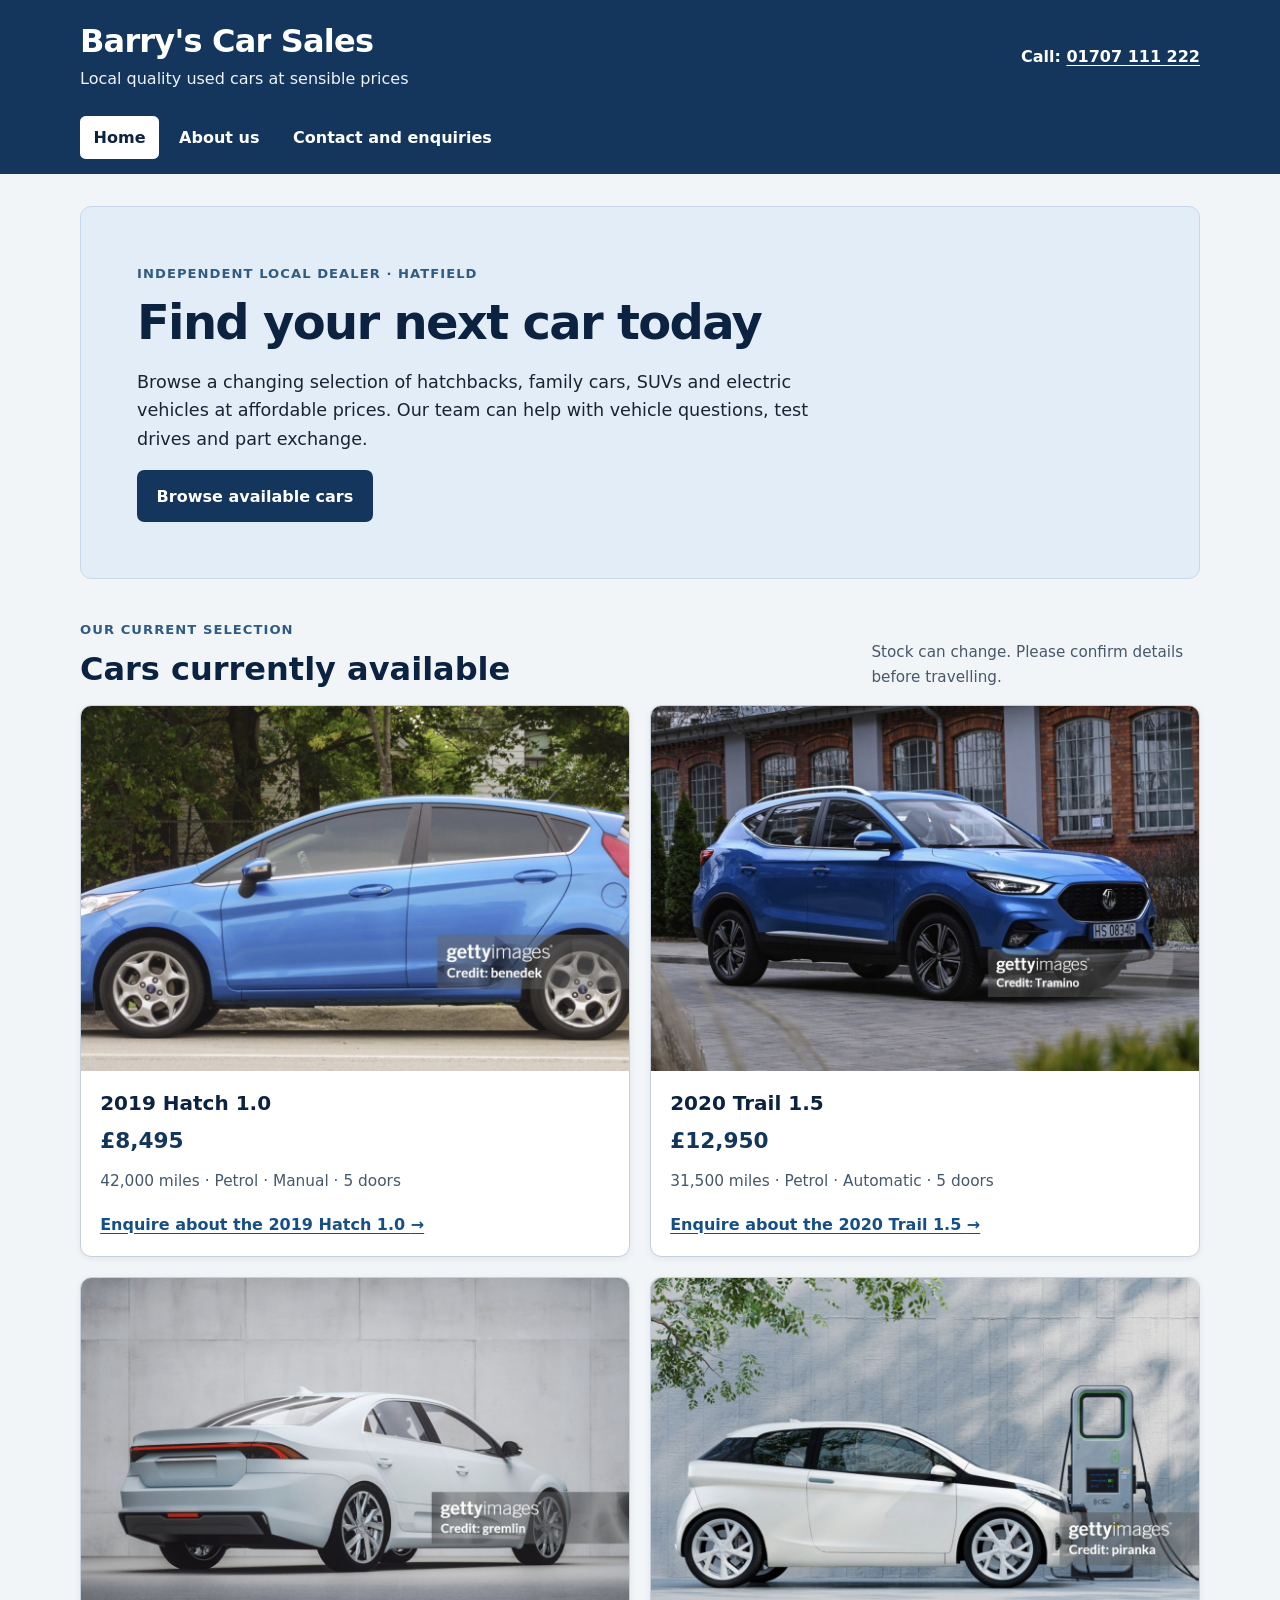
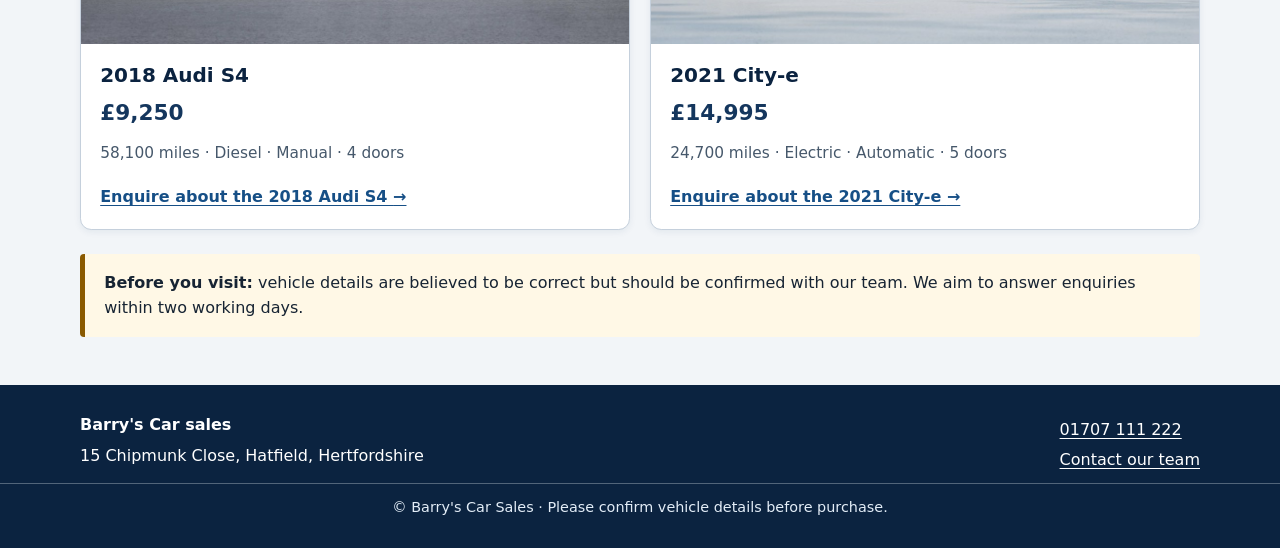
<file: index.html>
<!doctype html>
<html lang="en">
<head>
  <meta charset="utf-8">
  <meta name="viewport" content="width=device-width, initial-scale=1">
  <meta name="description" content="Browse used cars at Barry's Car Sales in Hatfield, Hertfordshire.">
  <title>Used cars for sale | Barry's Car Sales</title>
  <link rel="stylesheet" href="styles.css">
  <script src="script.js" defer></script>
</head>
<body>
<a class="skip-link" href="#main-content">Skip to main content</a>
<header class="site-header">
    <div class="header-inner">
        <div class="brand">
            <a class="brand-link" href="index.html" aria-label="Barry's Car Sales home"><span class="brand-name">Barry's Car Sales</span></a>
            <p class="tagline">Local quality used cars at sensible prices</p>
        </div>
        <p class="phone"><span aria-hidden="true">Call:</span> <a href="tel:+441707111222">01707 111 222</a></p>
  </div>
        <nav class="primary-nav" aria-label="Main navigation">
            <a href="index.html" aria-current="page">Home</a>
            <a href="about.html">About us</a>
            <a href="enquiry.html">Contact and enquiries</a>
        </nav>
</header>
    
<main id="main-content" class="container">
  <section class="hero" aria-labelledby="hero-title">
    <p class="eyebrow">Independent local dealer · Hatfield</p>
    <h1 id="hero-title">Find your next car today</h1>
    <p>Browse a changing selection of hatchbacks, family cars, SUVs and electric vehicles at affordable prices. Our team can help with vehicle questions, test drives and part exchange.</p>
    <a class="button-link" href="#cars">Browse available cars</a>
  </section>

  <section id="cars" aria-labelledby="stock-title">
      <div class="section-heading">
          <div><p class="eyebrow">Our current selection</p><h2 id="stock-title">Cars currently available</h2></div>
          <p class="stock-note">Stock can change. Please confirm details before travelling.</p>
      </div>
      <div class="car-grid">
          <article class="car-card">
              <img src="hatchback.jpg" alt="Hatchback offered for sale" width="300" height="200">
              <div class="car-card-body"><h3>2019 Hatch 1.0</h3><p class="price">£8,495</p><p class="specs">42,000 miles <span aria-hidden="true">·</span> Petrol <span aria-hidden="true">·</span> Manual <span aria-hidden="true">·</span> 5 doors</p><a class="text-link" href="enquiry.html?car=hatchback">Enquire about the 2019 Hatch 1.0 <span aria-hidden="true">→</span></a></div>
      </article>
      <article class="car-card">
        <img src="suv.jpg" alt="Blue SUV offered for sale" width="300" height="200">
        <div class="car-card-body"><h3>2020 Trail 1.5</h3><p class="price">£12,950</p><p class="specs">31,500 miles <span aria-hidden="true">·</span> Petrol <span aria-hidden="true">·</span> Automatic <span aria-hidden="true">·</span> 5 doors</p><a class="text-link" href="enquiry.html?car=suv">Enquire about the 2020 Trail 1.5 <span aria-hidden="true">→</span></a></div>
      </article>
      <article class="car-card">
        <img src="saloon.jpg" alt="Saloon car offered for sale" width="300" height="200">
        <div class="car-card-body"><h3>2018 Audi S4</h3><p class="price">£9,250</p><p class="specs">58,100 miles <span aria-hidden="true">·</span> Diesel <span aria-hidden="true">·</span> Manual <span aria-hidden="true">·</span> 4 doors</p><a class="text-link" href="enquiry.html?car=audi">Enquire about the 2018 Audi S4 <span aria-hidden="true">→</span></a></div>
      </article>
      <article class="car-card">
        <img src="electric.jpg" alt="White electric car connected to a charging point" width="300" height="200">
        <div class="car-card-body"><h3>2021 City-e</h3><p class="price">£14,995</p><p class="specs">24,700 miles <span aria-hidden="true">·</span> Electric <span aria-hidden="true">·</span> Automatic <span aria-hidden="true">·</span> 5 doors</p><a class="text-link" href="enquiry.html?car=electric">Enquire about the 2021 City-e <span aria-hidden="true">→</span></a></div>
      </article>
    </div>
  </section>
    <aside class="notice" aria-label="Important stock information"><strong>Before you visit:</strong> vehicle details are believed to be correct but should be confirmed with our team. We aim to answer enquiries within two working days.</aside>
</main>

<footer class="site-footer"><div class="container footer-inner"><div><strong>Barry's Car sales</strong><p>15 Chipmunk Close, Hatfield, Hertfordshire</p></div><div><p><a href="tel:+441707111222">01707 111 222</a></p><p><a href="enquiry.html">Contact our team</a></p></div></div><p class="copyright">© Barry's Car Sales · Please confirm vehicle details before purchase.</p></footer>            
</body>
</html>
</file>
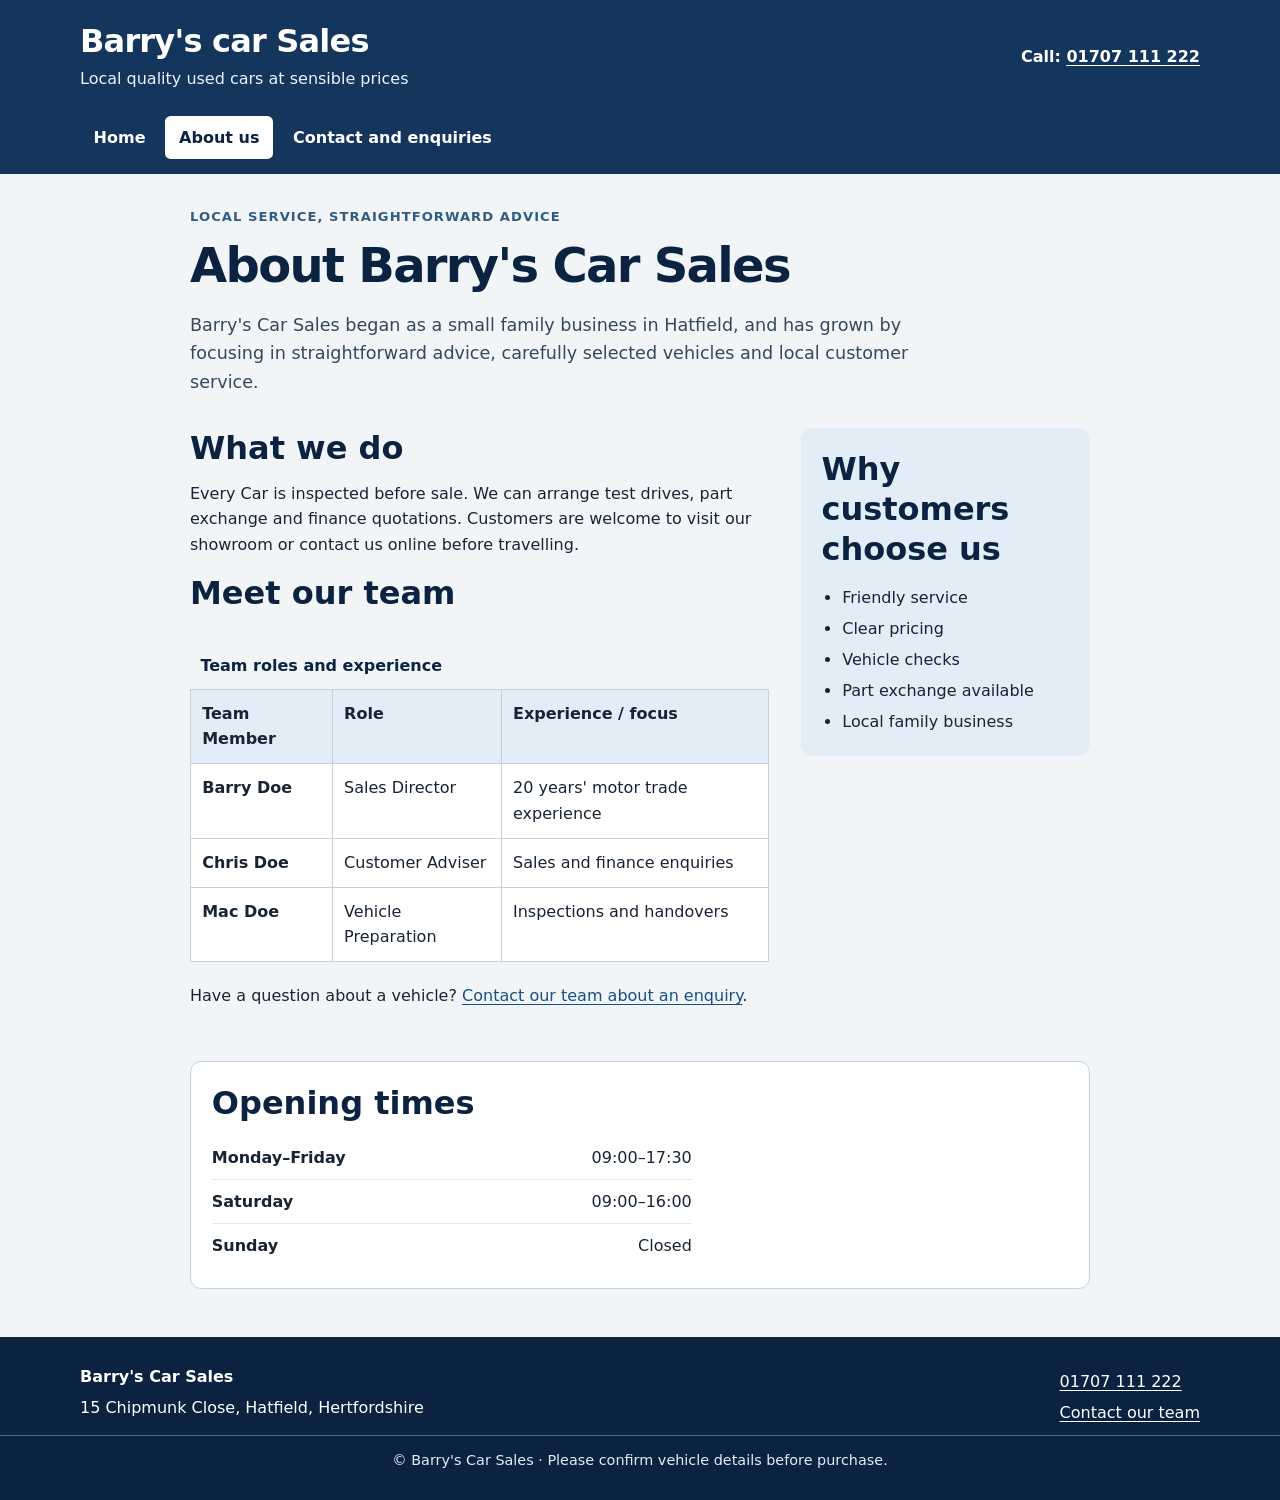
<file: about.html>
<!doctype html>
<html lang="en">
<head>
    <meta charset="utf-8">
    <meta name="viewport" content="width=device-width, initial-scale=1">
    <meta name="description" content="Learn about Barry's car Sales, our services and opening times.">
    <title>About us | Barry's Car Sales</title>
    <link rel="stylesheet" href="styles.css">
    <script src="script.js" defer></script>
</head>
<body>
<a class="skip-link" href="#main-content">Skip to main content</a>
<header class="site-header">
    <div class="header-inner">
        <div clss="brand"><a class="brand-link" href="index.html" aria-label="Barry's Car Sales home"><span class="brand-name">Barry's car Sales</span></a><p class="tagline">Local quality used cars at sensible prices</p></div>
        <p class="phone"><span aria-hidden="true">Call:</span> <a href="tel:+441707111222">01707 111 222</a></p>
    </div>
    <nav class="primary-nav" aria-label="Main navigation"><a href="index.html">Home</a><a href="about.html" aria-current="page">About us</a><a href="enquiry.html">Contact and enquiries</a></nav>    
</header>
<main id="main-content" class="container page-content">
    <p class="eyebrow">Local service, straightforward advice</p>
    <h1>About Barry's Car Sales</h1>
    <p class="lead">Barry's Car Sales began as a small family business in Hatfield, and has grown by focusing in straightforward advice, carefully selected vehicles and local customer service.</p>
    <div class="two-column">
        <section aria-labelledby="services-title">
            <h2 id="services-title">What we do</h2>
            <p>Every Car is inspected before sale. We can arrange test drives, part exchange and finance quotations. Customers are welcome to visit our showroom or contact us online before travelling.</p>
            <h2>Meet our team</h2>
            <div class="table-wrap"><table><caption>Team roles and experience</caption><thead><tr><th scope="col">Team Member</th><th scope="col">Role</th><th scope="col">Experience / focus</th></tr></thead><tbody>
                <tr><th scope="row">Barry Doe</th><td>Sales Director</td><td>20 years' motor trade experience</td></tr>
                <tr><th scope="row">Chris Doe</th><td>Customer Adviser</td><td>Sales and finance enquiries</td></tr>
                <tr><th scope="row">Mac Doe</th><td>Vehicle Preparation</td><td>Inspections and handovers</td></tr>
            </tbody></table></div>
            <p>Have a question about a vehicle? <a href="enquiry.html">Contact our team about an enquiry</a>.</p>
        </section>
        <aside class="info-panel" aria-labelledby="why-title"><h2 id="why-title">Why customers choose us</h2><ul><li>Friendly service</li><li>Clear pricing</li><li>Vehicle checks</li><li>Part exchange available</li><li>Local family business</li></ul></aside>
    </div>
    <section class="opening-hours" aria-labelledby="hours-title"><h2 id="hours-title">Opening times</h2><dl class="hours-list"><div><dt>Monday–Friday</dt><dd>09:00–17:30</dd></div><div><dt>Saturday</dt><dd>09:00–16:00</dd></div><div><dt>Sunday</dt><dd>Closed</dd></div></dl></section>
</main>
<footer class="site-footer"><div class="container footer-inner"><div><strong>Barry's Car Sales</strong><p>15 Chipmunk Close, Hatfield, Hertfordshire</p></div><div><p><a href="tel:+441707111222">01707 111 222</a></p><p><a href="enquiry.html">Contact our team</a></p></div></div><p class="copyright">© Barry's Car Sales · Please confirm vehicle details before purchase.</p></footer>
</body>
</html>
</file>
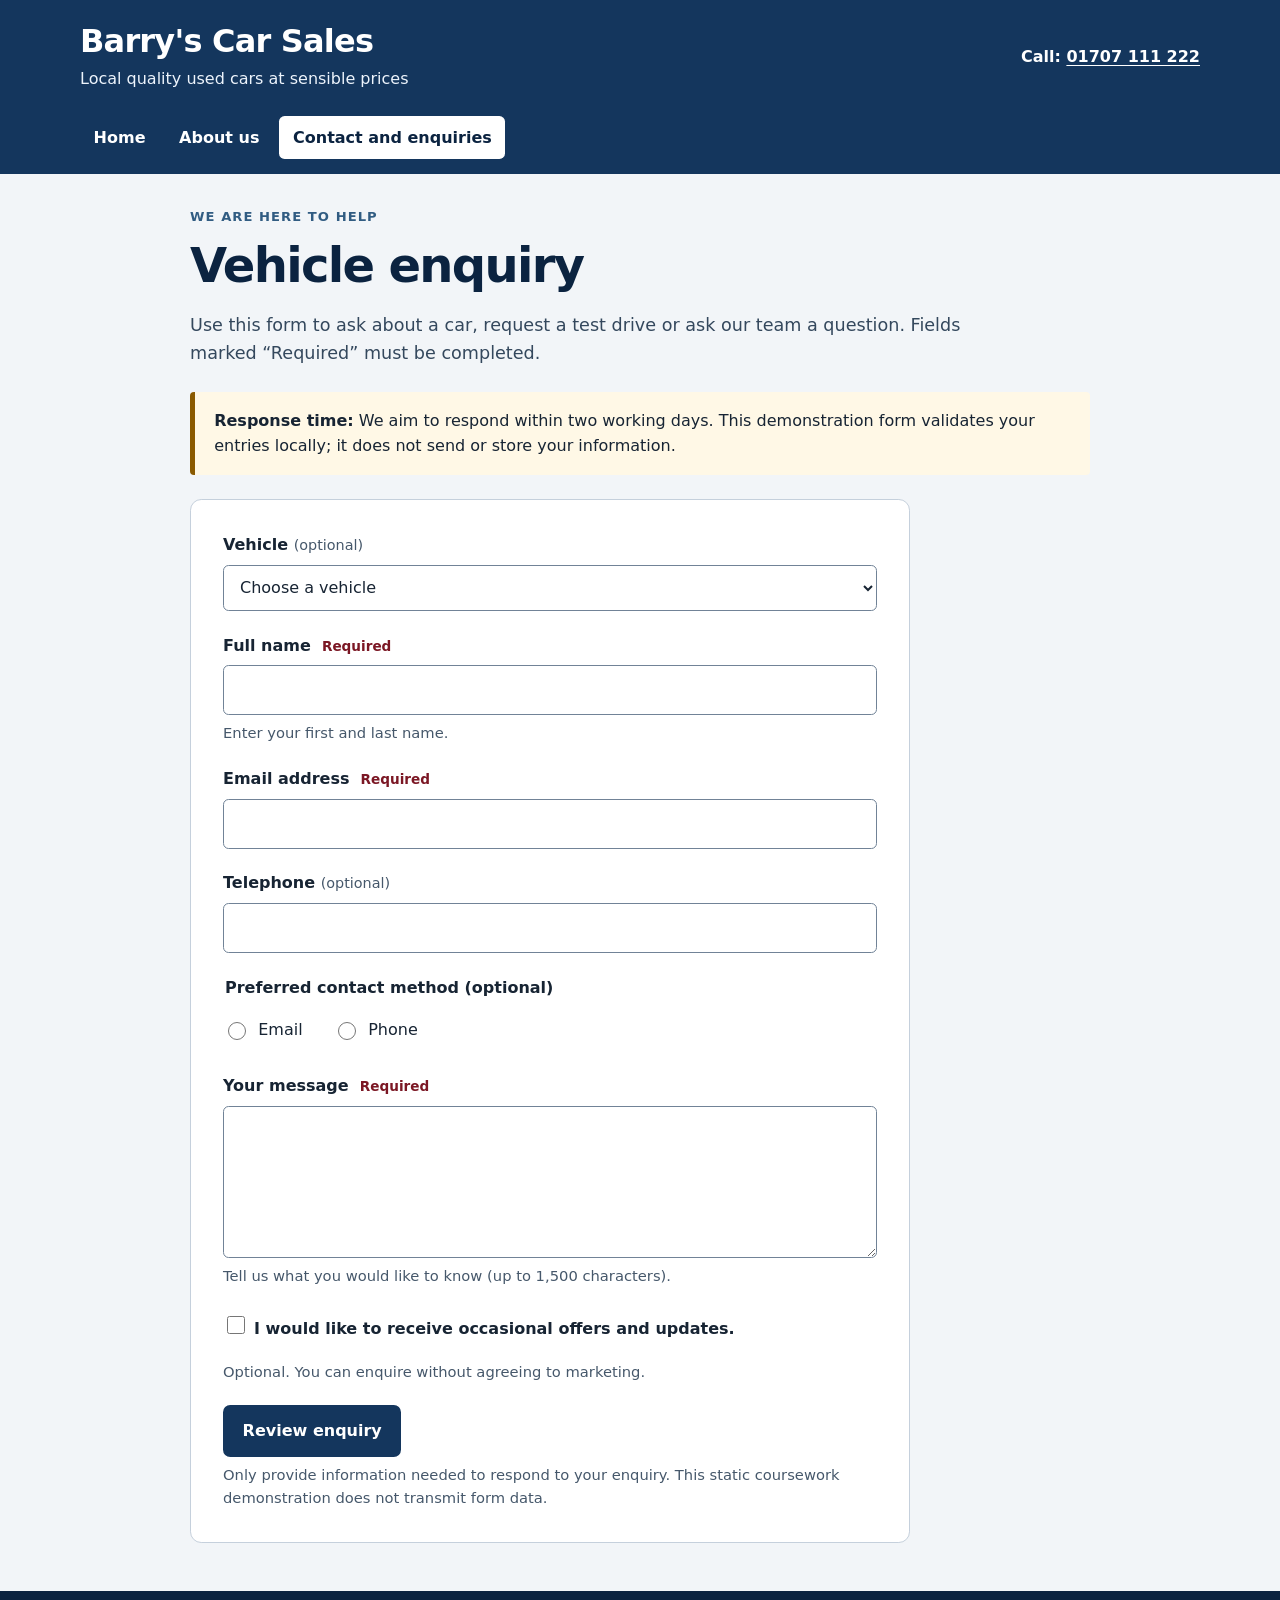
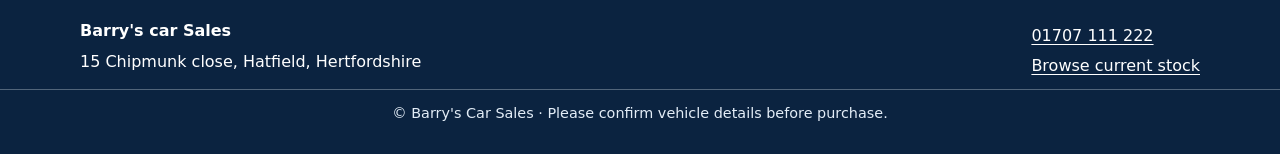
<file: enquiry.html>
<!doctype html>
<html lang="en">
<head>
  <meta charset="utf-8">
  <meta name="viewport" content="width=device-width, initial-scale=1">
  <meta name="description" content="Contact Barry's Car Sales about a vehicle or arrange a test drive.">
  <title>Vehicle enquiry | Barry's Car Sales</title>
  <link rel="stylesheet" href="styles.css">
  <script src="script.js" defer></script>
</head>
<body>
<a class="skip-link" href="#main-content">Skip to main content</a>
<header class="site-header">
  <div class="header-inner">
    <div class="brand"><a class="brand-link" href="index.html" aria-label="Barry's Car Sales home"><span class="brand-name">Barry's Car Sales</span></a><p class="tagline">Local quality used cars at sensible prices</p></div>
    <p class="phone"><span aria-hidden="true">Call:</span> <a href="tel:+441707111222">01707 111 222</a></p>
  </div>
  <nav class="primary-nav" aria-label="Main navigation"><a href="index.html">Home</a><a href="about.html">About us</a><a href="enquiry.html" aria-current="page">Contact and enquiries</a></nav>
</header>
<main id="main-content" class="container page-content">
  <p class="eyebrow">We are here to help</p>
  <h1>Vehicle enquiry</h1>
  <p class="lead">Use this form to ask about a car, request a test drive or ask our team a question. Fields marked “Required” must be completed.</p>
  <div class="form-note"><strong>Response time:</strong> We aim to respond within two working days. This demonstration form validates your entries locally; it does not send or store your information.</div>
  <form id="enquiry-form" class="enquiry-form" novalidate>
    <div id="form-errors" class="error-summary" role="alert" tabindex="-1" hidden><h2>There is a problem</h2><ul id="error-list"></ul></div>
    <div class="form-field">
      <label for="car">Vehicle <span class="optional">(optional)</span></label>
      <select id="car" name="car"><option value="">Choose a vehicle</option><option value="2019 Hatch 1.0">2019 Hatch 1.0</option><option value="2020 Trail 1.5">2020 Trail 1.5</option><option value="2018 Audi S4">2018 Audi S4</option><option value="2021 City-e">2021 City-e</option></select>
    </div>
    <div class="form-field">
        <label for="name">Full name <span class="required-text">Required</span></label>
        <input id="name" name="name" type="text" autocomplete="name" required aria-describedby="name-hint">
        <p class="field-hint" id="name-hint">Enter your first and last name.</p>
        <p class="field-error" id=name-error" hidden></p>
    </div>
     <div class="form-field">
      <label for="email">Email address <span class="required-text">Required</span></label>
      <input id="email" name="email" type="email" autocomplete="email" inputmode="email" required>
      <p class="field-error" id="email-error" hidden></p>
    </div>
    <div class="form-field">
      <label for="phone-number">Telephone <span class="optional">(optional)</span></label>
      <input id="phone-number" name="phone" type="tel" autocomplete="tel">
    </div>
    <fieldset class="form-field">
        <legend>Preferred contact method <span class="opyional">(optional)</span></legend>
        <div class="radio-row"><label class="choice"><input type="radio" name="contact" value="Email"> Email</label><label class="choice"><input type="radio" name="contact" value="phone"> Phone</label></div>
    </fieldset>
    <div class="form-field">
      <label for="message">Your message <span class="required-text">Required</span></label>
      <textarea id="message" name="message" rows="5" required maxlength="1500" aria-describedby="message-hint"></textarea>
      <p class="field-hint" id="message-hint">Tell us what you would like to know (up to 1,500 characters).</p>
      <p class="field-error" id="message-error" hidden></p>
    </div>
    <div class="form-field checkbox-field"><label class="choice" for="updates"><input type="checkbox" id="updates" name="updates"> I would like to receive occasional offers and updates.</label><p class="field-hint">Optional. You can enquire without agreeing to marketing.</p></div>
    <button class="button" type="submit">Review enquiry</button>
    <p class="privacy-note">Only provide information needed to respond to your enquiry. This static coursework demonstration does not transmit form data.</p>
    <div id="form-success" class="success-message" role="status" tabindex="-1" hidden><h2>Form check complete</h2><p>Your required fields are complete. This demonstration does not send the enquiry. In a live service, a secure server-side submission and privacy notice would be required.</p></div>
  </form>
</main>
<footer class="site-footer"><div class ="container footer-inner"><div><strong>Barry's car Sales</strong><p>15 Chipmunk close, Hatfield, Hertfordshire</p></div><div><P><a href="tel:+441707111222">01707 111 222</a></P><p><a href="index.html">Browse current stock</a></p></div></div><p class="copyright">© Barry's Car Sales · Please confirm vehicle details before purchase.</p></footer>
</body>
</html>
</file>
<file: styles.css>
:root {
  color-scheme: light;
  --navy: #14365d;
  --navy-dark: #0b2340;
  --blue: #245b8f;
  --ink: #172433;
  --muted: #46586b;
  --surface: #fff;
  --page: #f2f5f8;
  --border: #c5d0dc;
  --focus: #ffbf47;
  --error: #a51d2d;
  --success: #145b36;
  --radius: 0.7rem;
}
* { box-sizing: border-box; }
html { scroll-behavior: smooth; }
body { margin: 0; font-family: system-ui, -apple-system, BlinkMacSystemFont, "Segoe UI", Arial, sans-serif; line-height: 1.6; color: var(--ink); background: var(--page); }
a { color: #164f86; text-underline-offset: 0.18em; }
a:hover { color: var(--navy-dark); }
a:focus-visible, button:focus-visible, input:focus-visible, select:focus-visible, textarea:focus-visible { outline: 3px solid var(--focus); outline-offset: 3px; }
.skip-link { position: absolute; top: .5rem; left: .5rem; z-index: 100; padding: .75rem 1rem; color: #fff; background: var(--navy-dark); border-radius: .3rem; transform: translateY(-160%); }
.skip-link:focus { transform: translateY(0); }
.site-header { color: #fff; background: var(--navy); }
.header-inner, .container { width: min(1120px, calc(100% - 2rem)); margin-inline: auto; }
.header-inner { display: flex; align-items: center; justify-content: space-between; gap: 1rem; padding: 1.35rem 0; }
.phone a, .site-footer a { color: #fff; }
.brand-link { color: #fff; text-decoration: none; }
.brand-link:hover { color: #fff; text-decoration: underline; }
.brand-name { display: block; font-size: clamp(1.5rem, 3vw, 2rem); font-weight: 800; line-height: 1.2; letter-spacing: -.025em; }
.tagline { margin: .35rem 0 0; color: #edf4fc; }
.phone { margin: 0; white-space: nowrap; font-weight: 650; }
.primary-nav { display: flex; flex-wrap: wrap; gap: .4rem; padding: .2rem max(1rem, calc((100% - 1120px) / 2)) .9rem; }
.primary-nav a { display: inline-block; padding: .55rem .85rem; border-radius: .35rem; color: #fff; font-weight: 650; text-decoration: none; }
.primary-nav a:hover, .primary-nav a[aria-current="page"] { color: var(--navy-dark); background: #fff; }
main.container { padding: 2rem 0 3rem; }
.hero { margin-bottom: 2.5rem; padding: clamp(1.5rem, 5vw, 3.5rem); border: 1px solid #c6d8e9; border-radius: var(--radius); background: #e3edf7; }
h1, h2, h3 { color: var(--navy-dark); line-height: 1.25; }
h1 { margin: 0 0 1rem; font-size: clamp(2rem, 5vw, 3rem); letter-spacing: -.035em; }
h2 { margin: 0 0 .8rem; font-size: clamp(1.45rem, 3vw, 2rem); }
h3 { margin: 0 0 .5rem; font-size: 1.25rem; }
p { margin-top: 0; }
.hero > p:not(.eyebrow) { max-width: 65ch; font-size: 1.1rem; }
.eyebrow { margin: 0 0 .55rem; color: #315c82; font-size: .82rem; font-weight: 800; letter-spacing: .08em; text-transform: uppercase; }
.button-link, .button { display: inline-flex; align-items: center; justify-content: center; min-height: 2.9rem; padding: .7rem 1.1rem; border: 2px solid var(--navy); border-radius: .45rem; color: #fff; background: var(--navy); font: inherit; font-weight: 750; text-decoration: none; cursor: pointer; }
.button-link:hover, .button:hover { color: #fff; background: var(--navy-dark); }
.section-heading { display: flex; align-items: end; justify-content: space-between; gap: 1rem; margin-bottom: 1rem; }
.section-heading h2 { margin-bottom: 0; }
.stock-note { max-width: 34ch; margin: 0; color: var(--muted); font-size: .95rem; }
.car-grid { display: grid; grid-template-columns: repeat(2, minmax(0, 1fr)); gap: 1.25rem; }
.car-card { overflow: hidden; border: 1px solid var(--border); border-radius: var(--radius); background: var(--surface); box-shadow: 0 2px 7px rgb(20 54 93 / 7%); }
.car-card img { display: block; width: 100%; height: auto; aspect-ratio: 3 / 2; object-fit: cover; background: #e3e8ed; }
.car-card-body { padding: 1.2rem; }
.price { margin: .2rem 0 .65rem; color: var(--navy); font-size: 1.35rem; font-weight: 800; }
.specs { color: var(--muted); font-size: .96rem; }
.text-link { display: inline-block; margin-top: .2rem; font-weight: 750; }
.notice, .form-note { margin-top: 1.5rem; padding: 1rem 1.2rem; border-left: 5px solid #8a5a00; border-radius: .25rem; background: #fff8e6; }
.page-content { max-width: 900px; }
.lead { max-width: 70ch; color: #34485d; font-size: 1.1rem; }
.two-column { display: grid; grid-template-columns: minmax(0, 2fr) minmax(220px, 1fr); gap: 2rem; margin-top: 2rem; }
.info-panel { align-self: start; padding: 1.3rem; border-radius: var(--radius); background: #e3edf7; }
.info-panel ul { margin-bottom: 0; padding-left: 1.3rem; }
.info-panel li + li { margin-top: .35rem; }
.table-wrap { overflow-x: auto; }
table { width: 100%; margin: 1rem 0 1.3rem; border-collapse: collapse; background: #fff; }
caption { padding: .65rem; color: var(--navy-dark); text-align: left; font-weight: 750; }
th, td { padding: .7rem; border: 1px solid var(--border); text-align: left; vertical-align: top; }
thead th { background: #e3edf7; }
.opening-hours { margin-top: 2.3rem; padding: 1.3rem; border: 1px solid var(--border); border-radius: var(--radius); background: #fff; }
.hours-list { max-width: 480px; margin: 0; }
.hours-list div { display: flex; justify-content: space-between; gap: 1rem; padding: .55rem 0; border-bottom: 1px solid #e1e7ed; }
.hours-list div:last-child { border-bottom: 0; }
.hours-list dt { font-weight: 700; }
.hours-list dd { margin: 0; text-align: right; }
.enquiry-form { max-width: 720px; margin-top: 1.5rem; padding: clamp(1rem, 3vw, 2rem); border: 1px solid var(--border); border-radius: var(--radius); background: #fff; }
.form-field { min-width: 0; margin: 0 0 1.35rem; padding: 0; border: 0; }
.form-field > label, .form-field legend { display: block; margin-bottom: .45rem; font-weight: 750; }
.required-text { display: inline-block; margin-left: .35rem; color: #7b1724; font-size: .85rem; font-weight: 700; }
.optional { color: var(--muted); font-size: .9rem; font-weight: 400; }
input:not([type="checkbox"]):not([type="radio"]), select, textarea { display: block; width: 100%; min-height: 2.9rem; padding: .7rem .75rem; border: 1px solid #718397; border-radius: .35rem; color: var(--ink); background: #fff; font: inherit; }
textarea { resize: vertical; }
.choice { display: inline-flex; align-items: center; gap: .55rem; min-height: 2.75rem; padding: .25rem .65rem .25rem 0; cursor: pointer; }
.choice input { width: 1.15rem; height: 1.15rem; accent-color: var(--navy); }
.radio-row { display: flex; flex-wrap: wrap; gap: 1.25rem; }
.field-hint, .privacy-note { margin: .35rem 0 0; color: var(--muted); font-size: .92rem; }
.field-error { margin: .4rem 0 0; color: var(--error); font-weight: 700; }
[aria-invalid="true"] { border: 2px solid var(--error) !important; }
.error-summary { margin-bottom: 1.5rem; padding: 1rem 1.2rem; border: 2px solid var(--error); border-radius: .4rem; background: #fff4f4; }
.error-summary h2, .success-message h2 { font-size: 1.25rem; }
.error-summary h2 { color: var(--error); }
.error-summary ul { margin-bottom: 0; }
.error-summary a { color: #751522; }
.success-message { margin-top: 1.5rem; padding: 1rem 1.2rem; border-left: 5px solid var(--success); background: #eaf7ef; }
.success-message h2 { color: var(--success); }
.site-footer { padding: 1.7rem 0 .7rem; color: #fff; background: var(--navy-dark); }
.footer-inner { display: flex; justify-content: space-between; gap: 2rem; }
.site-footer p { margin: .3rem 0; }
.copyright { margin: 1.2rem 0 0; padding: .8rem 1rem; border-top: 1px solid #52657a; color: #e3edf7; text-align: center; font-size: .9rem; }
[hidden] { display: none !important; }
@media (max-width: 680px) {
  .header-inner { align-items: flex-start; flex-direction: column; }
  .phone { white-space: normal; }
  .primary-nav { padding-inline: 1rem; }
  .primary-nav a { flex: 1 1 auto; text-align: center; }
  .car-grid, .two-column { grid-template-columns: 1fr; }
  .section-heading { align-items: flex-start; flex-direction: column; }
  .footer-inner { flex-direction: column; gap: 1rem; }
  .hours-list div { align-items: flex-start; }
}
@media (prefers-reduced-motion: reduce) {
  html { scroll-behavior: auto; }
  *, *::before, *::after { animation-duration: .01ms !important; animation-iteration-count: 1 !important; transition-duration: .01ms !important; scroll-behavior: auto !important; }
}
@media (forced-colors: active) {
  .button, .button-link { border: 2px solid ButtonText; }
  .car-card, .enquiry-form, .opening-hours { border: 1px solid CanvasText; }
}
</file>
